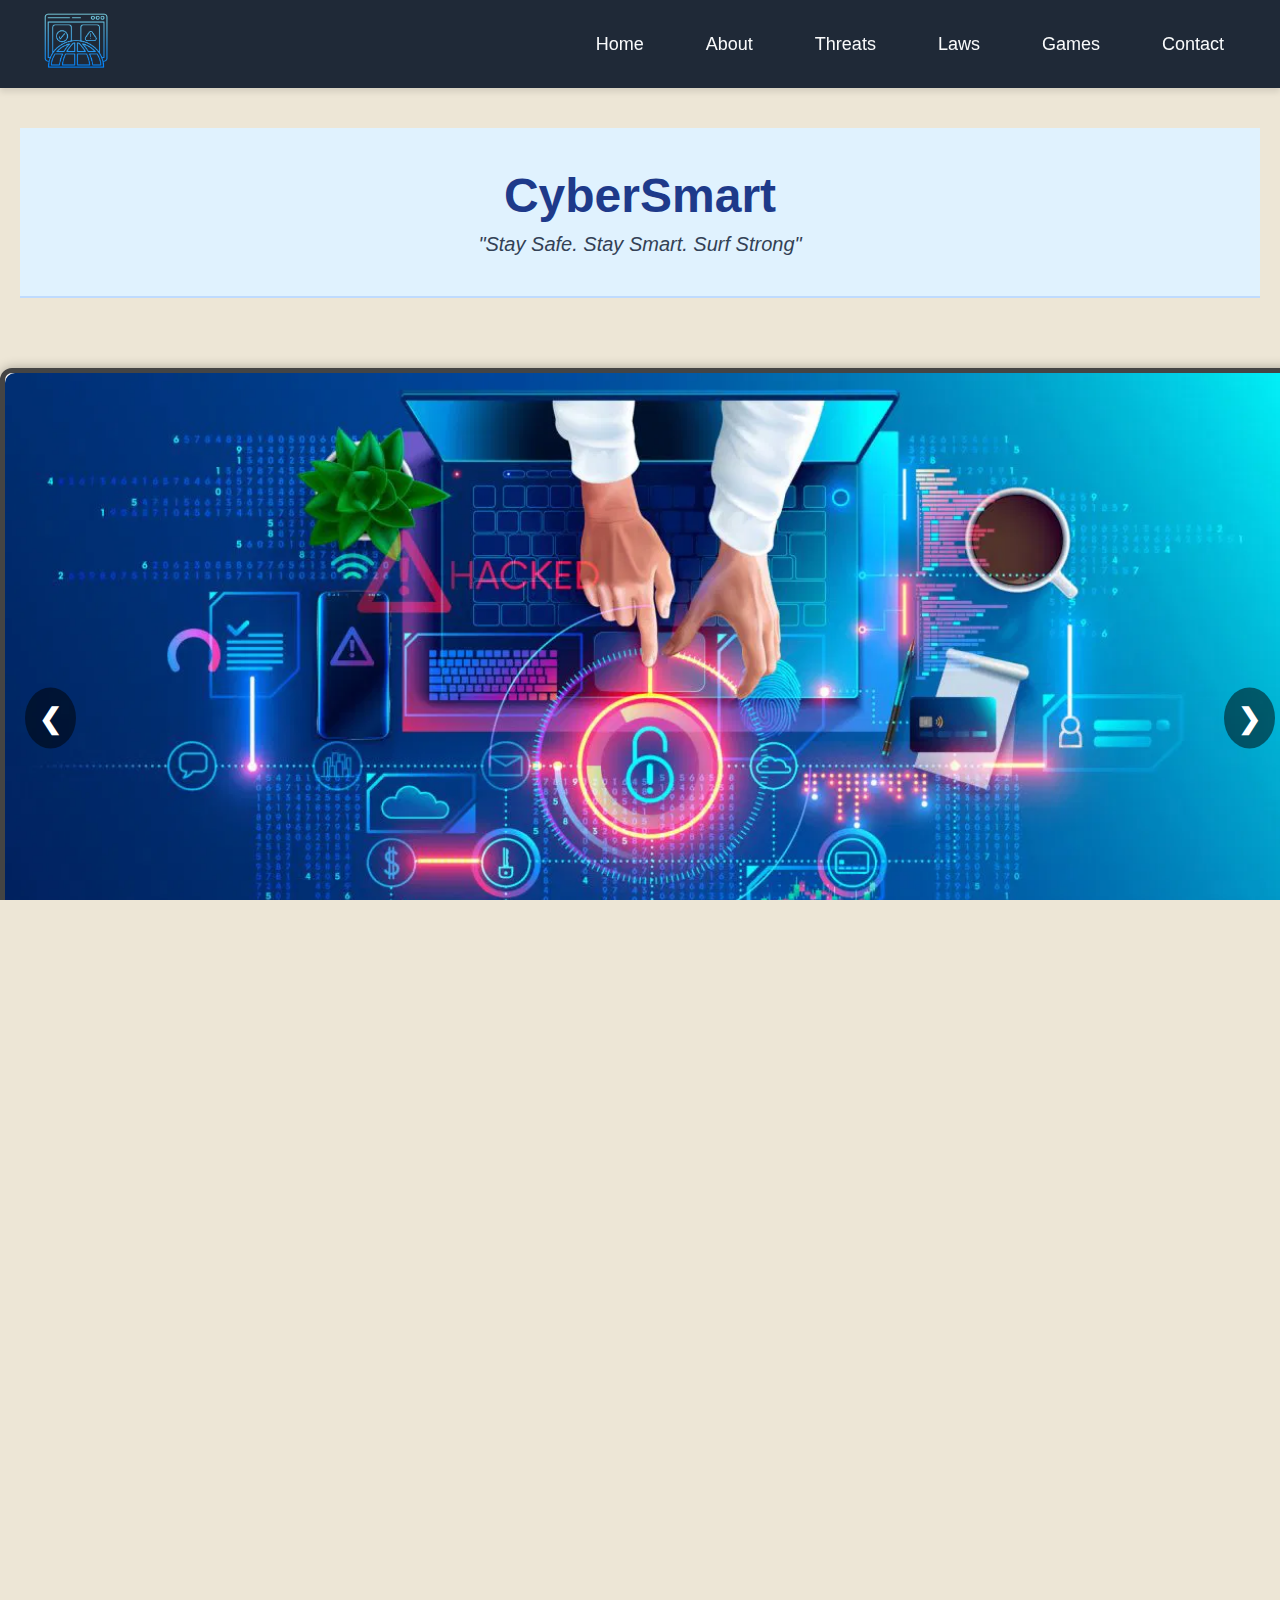
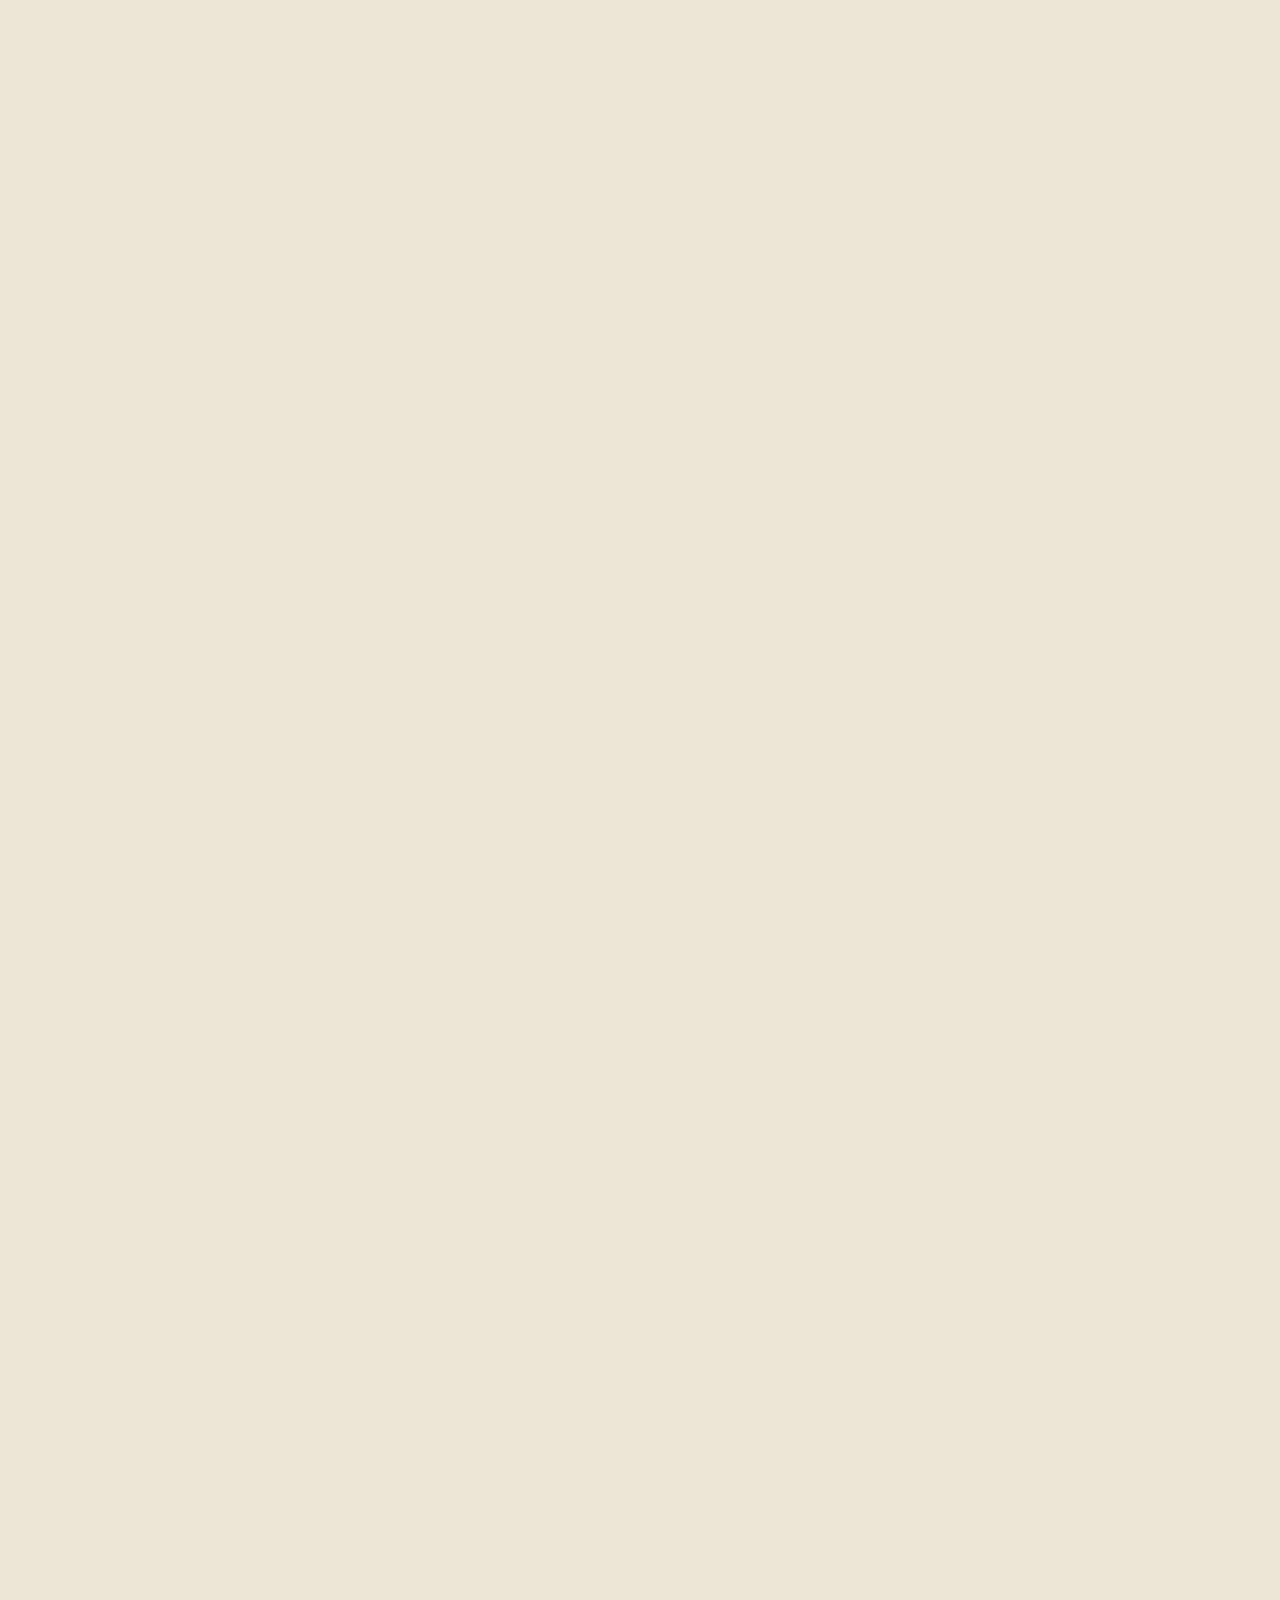
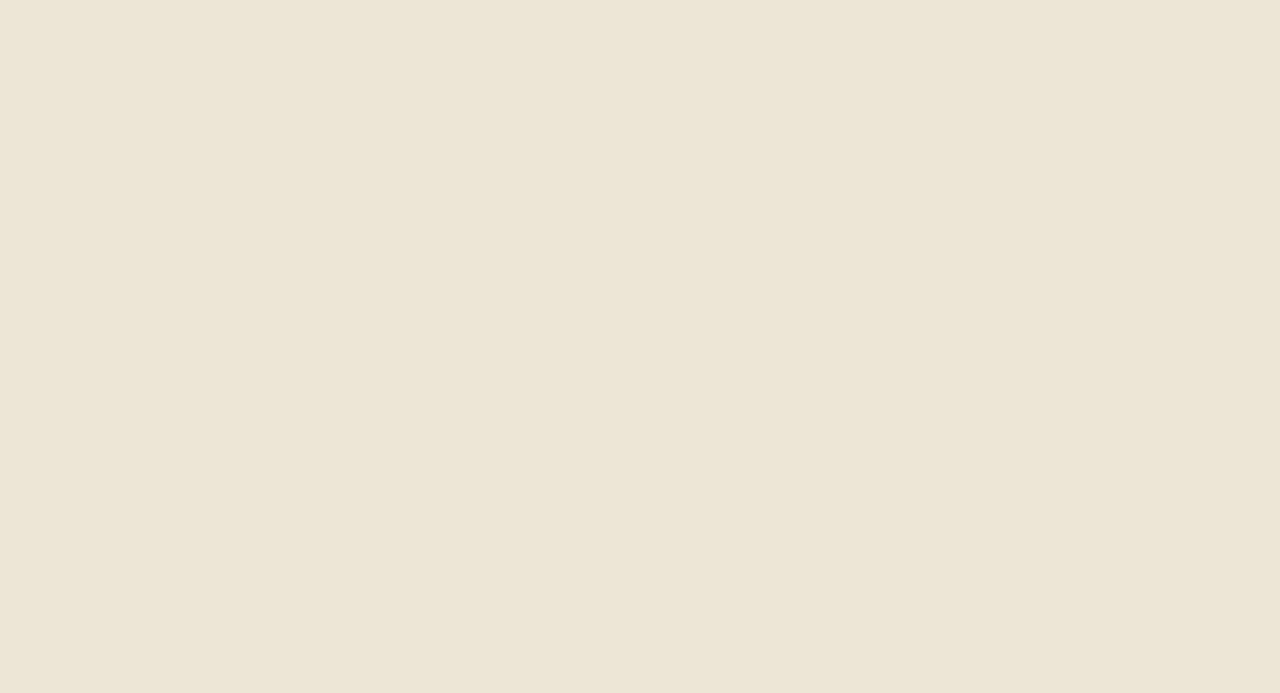
<file: lenovo_webpage/index.html>
<!DOCTYPE html>
<html lang="en">
<head>
  <meta charset="UTF-8" />
  <meta name="viewport" content="width=device-width, initial-scale=1.0"/>
  <title>CyberSmart</title>
  <link rel="icon" href="logol.png" type="image/x-icon">
  <link rel="stylesheet" href="lenovo.css" />
</head>
<body>
  <!-- Navigation Bar -->
<header class="navbar">
  <div class="navbar-container">
    <div class="logo">
      <img src="logol.png" alt="Logo" />
    </div>
    <ul class="nav-links">
      <li><a href="#home">Home</a></li>
      <li><a href="#about">About</a></li>

      <li class="dropdown">
        <a href="#threats" class="dropbtn">Threats</a>
        <ul class="dropdown-content">
          <li><a href="threat1.html">Cyberbullying</a></li>
          <li><a href="threat2.html">Malware</a></li>
          <li><a href="threat3.html">Phishing & Scams</a></li>
          <li><a href="threat4.html">Deepfake Scams</a></li>
        </ul>
      </li>
      <li><a href="#Laws">Laws</a></li>
      <li><a href="#games">Games</a></li>
      <li><a href="#contact">Contact</a></li>
    </ul>
  </div>
</header>


<section id="home">
  <section class="hero-section">
    <div class="title">
      <h2>CyberSmart</h2>
      <p>"Stay Safe. Stay Smart. Surf Strong"</p>
    </div>
  </section>    


  <div class="slide-container">
    <div class="slides">
      <img src="experts.png" class="active" alt="Slide 1">
      <img src="hard.jpg" alt="Slide 2">
      <img src="cy.png" alt="Slide 3">
      <img src="Computer-Virus_png.png" alt="Slide 4">
    </div>

    <div class="buttons">
      <span class="prev">&#10094;</span>
      <span class="next">&#10095;</span>
    </div>

    <!-- Move dots inside the slider -->
    <div class="dotsContainer">
      <div class="dot active" data-index="0" onclick="switchImage(this)"></div>
      <div class="dot" data-index="1" onclick="switchImage(this)"></div>
      <div class="dot" data-index="2" onclick="switchImage(this)"></div>
      <div class="dot" data-index="3" onclick="switchImage(this)"></div>
    </div>
  </div>
  </section>


<section id="about">
  <div class="about-container">
    <h2>About CyberSmart</h2>
    <p>
      CyberSmart is a student-led initiative from St. Xavier's College focused on spreading cybersecurity awareness among children. The aim is to educate young minds about the potential threats they may face online and how to deal with them safely and smartly.
    </p>
    <div class="about-grid">
      <div class="about-card">
        <h3>What We Do</h3>
        <p>We introduce children to common online threats like malware, phishing, cyberbullying, and more. Through interactive learning, we teach safe practices to avoid these dangers and create awareness within their homes and communities.</p>
      </div>
      <div class="about-card">
        <h3>Our Mission</h3>
        <p> To empower the next generation with essential digital safety knowledge. We aim to make cybersecurity fun, engaging, and easy to understand—laying a foundation for secure online behavior from a young age.</p>
      </div>
      <div class="about-card">
        <h3>Why CyberSmart?</h3>
        <p> With children spending more time online than ever, they are also more vulnerable to digital threats. CyberSmart bridges the gap between fun and learning—making kids more confident, aware, and responsible digital citizens.</p>
      </div>
    </div>
  </div>
</section>

  <!-- Card Section -->
<section id="threats">
  <h2>Threats</h2>
  <div class="card-container">
    <a href="threat1.html" class="card">
      <img src="cyber.png" alt="Cyberbullying" />
      <h3>Cyberbullying</h3>
      <p>Online harassment through messages, comments or posts.</p>
    </a>

    <a href="threat2.html" class="card">
      <img src="mal.png" alt="Malicious Malware" />
      <h3>Malware</h3>
      <p>Malicious software designed to harm or exploit computers, networks, or users.</p>
    </a>

    <a href="threat3.html" class="card">
      <img src="fishh.png" alt="Phishing" />
      <h3>Phishing & Scams</h3>
      <p>Fake links or messages that steal personal information.</p>
    </a>

    <a href="threat4.html" class="card">
      <img src="deep.png" alt="Deepfake Scams" />
      <h3>Deepfake Scams</h3>
      <p>Fake AI-generated videos or voices used to impersonate people (like CEOs or teachers) to steal money or data.</p>
    </a>
    </div>
  </div>
</section>




<section id="Laws">
<div class="laws-section">
  <h2>Cyber Safety Laws in India</h2>
  <div class="card-container">

    <div class="card">
      <img src="act1.jpg" alt="IT Act 2000" />
      <h3>Information Technology Act, 2000</h3>
      <p>This is the primary law to combat cybercrimes. It punishes hacking, identity theft, and sending offensive content online.</p>
    </div>

    <div class="card">
      <img src="act2.png" alt="POCSO Act" />
      <h3>POCSO Act, 2012</h3>
      <p>This act protects children from sexual abuse, including online exploitation through messages, images or video sharing.</p>
    </div>

    <div class="card">
      <img src="act3.jpg" alt="IPC" />
      <h3>Indian Penal Code (IPC)</h3>
      <p>Sections like 354D (stalking) and 509 (insulting modesty) deal with online threats, stalking, and harassment of children.</p>
    </div>

    <div class="card">
      <img src="act4.jpg" alt="Data Protection Bill" />
      <h3>Digital Personal Data Protection Act, 2023</h3>
      <p>This law ensures that children's personal data is collected and used responsibly, with proper parental consent.</p>
    </div>

  </div>
</div>
</section>


<section class="game-section" id="games">
  <div class="game-content">
    <div class="game-text">
      <h2>CyberSmart Kids Quiz</h2>
      <p>
        A fun and interactive way to learn about cybersecurity threats and how to stay safe online.
        Solve challenges, avoid cyber traps, and become a Cyber Hero!
      </p>
    </div>
    <div class="game-image">
      <img src="videoframe_412.png" alt="Cyber Game Preview" />
    </div>
  </div>
  <div class="play-now-button">
    <a href="quiz.html" class="btn">Play Now</a>
  </div>
</section>



<section id="contact">
<footer class="team-footer">
  <div class="team-container">
    <div class="team-member">
      <h2>Team Member One</h2>
      <h3>Figo Marcus Fernandes</h3>
      <p>Class: Computer Science, 3rd Year</p>
      <p>College: St. Xavier's College</p>
      <p>Email: figomarcus77@gmail.com</p>
    </div>
    <div class="team-member">
      <h2>Team Member Two</h2>
      <h3>Amanjee Mishra</h3>
      <p>Class: Computer Science, 3rd Year</p>
      <p>College: St. Xavier's College</p>
      <p>Email: amanjeemishra349@gmail.com</p>
    </div>
    <div class="team-member">
      <h2>Team Member Three</h2>
      <h3>Vedant Chandekar</h3>
      <p>Class: Computer Science, 3rd Year</p>
      <p>College: St. Xavier's College</p>
      <p>Email: chandekarvedant210@gmail.com</p>
    </div>
  </div>
  <div class="footer-bottom">
    <p>&copy; 2025 Your Website. All rights reserved.</p>
  </div>
</footer>
</section>

  <script src="lenovo.js"></script>
</body>
</html>
</file>
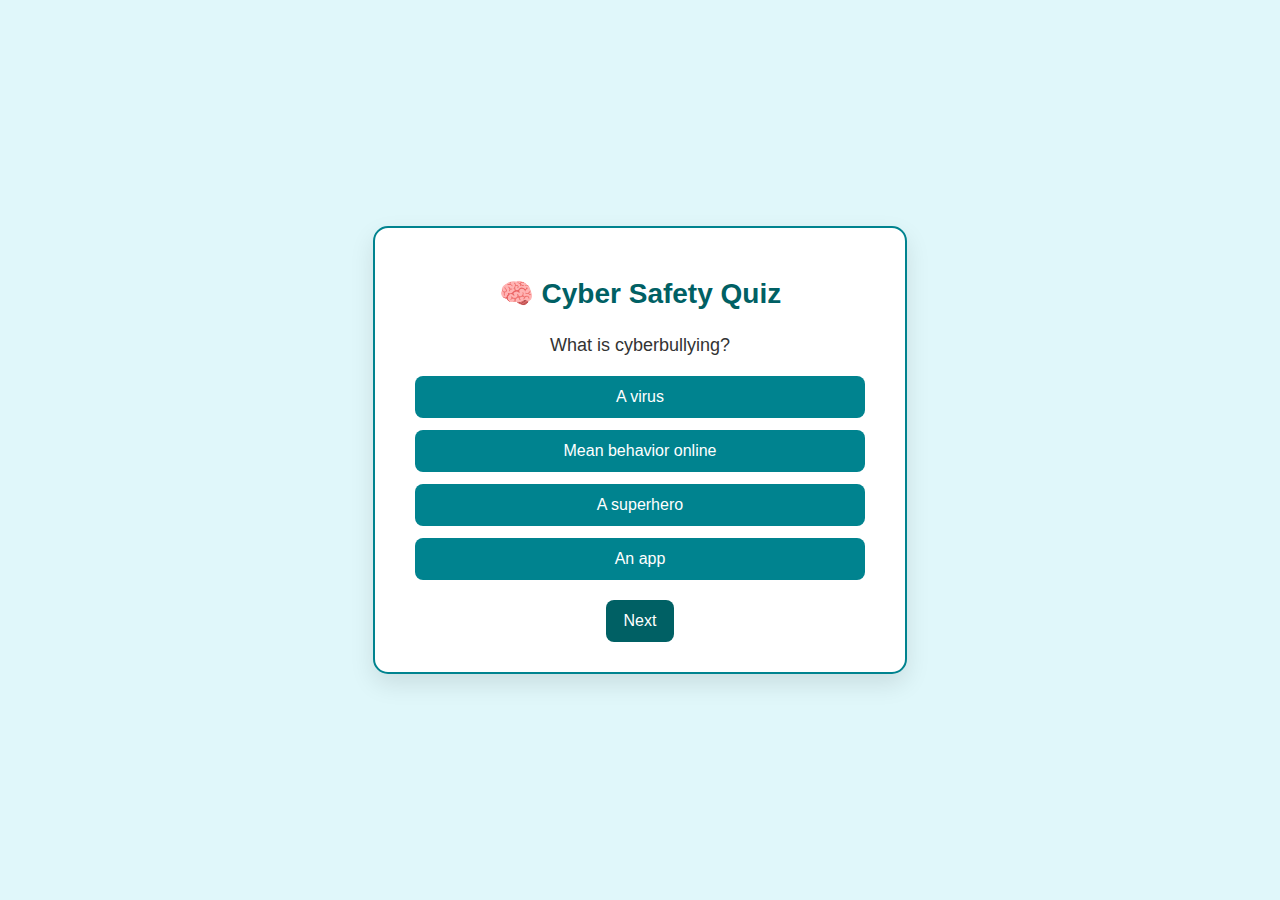
<file: lenovo_web-main/quiz.html>
<!DOCTYPE html>
<html lang="en">
<head>
  <meta charset="UTF-8" />
  <meta name="viewport" content="width=device-width, initial-scale=1.0"/>
  <title>Cyber Safety Quiz</title>
  <link rel="stylesheet" href="quiz.css" />
</head>
<body>
  <div class="quiz-container">
    <h1>🧠 Cyber Safety Quiz</h1>
    <div id="quiz-box">
      <p id="question">Loading question...</p>
      <div id="options"></div>
      <button id="next-btn">Next</button>
    </div>
    <div id="result-box" style="display: none;">
      <h2>Your Score: <span id="score"></span>/5</h2>
      <button onclick="location.reload()">Try Again</button>
    </div>
  </div>

  <script src="quiz.js"></script>
</body>
</html>
</file>
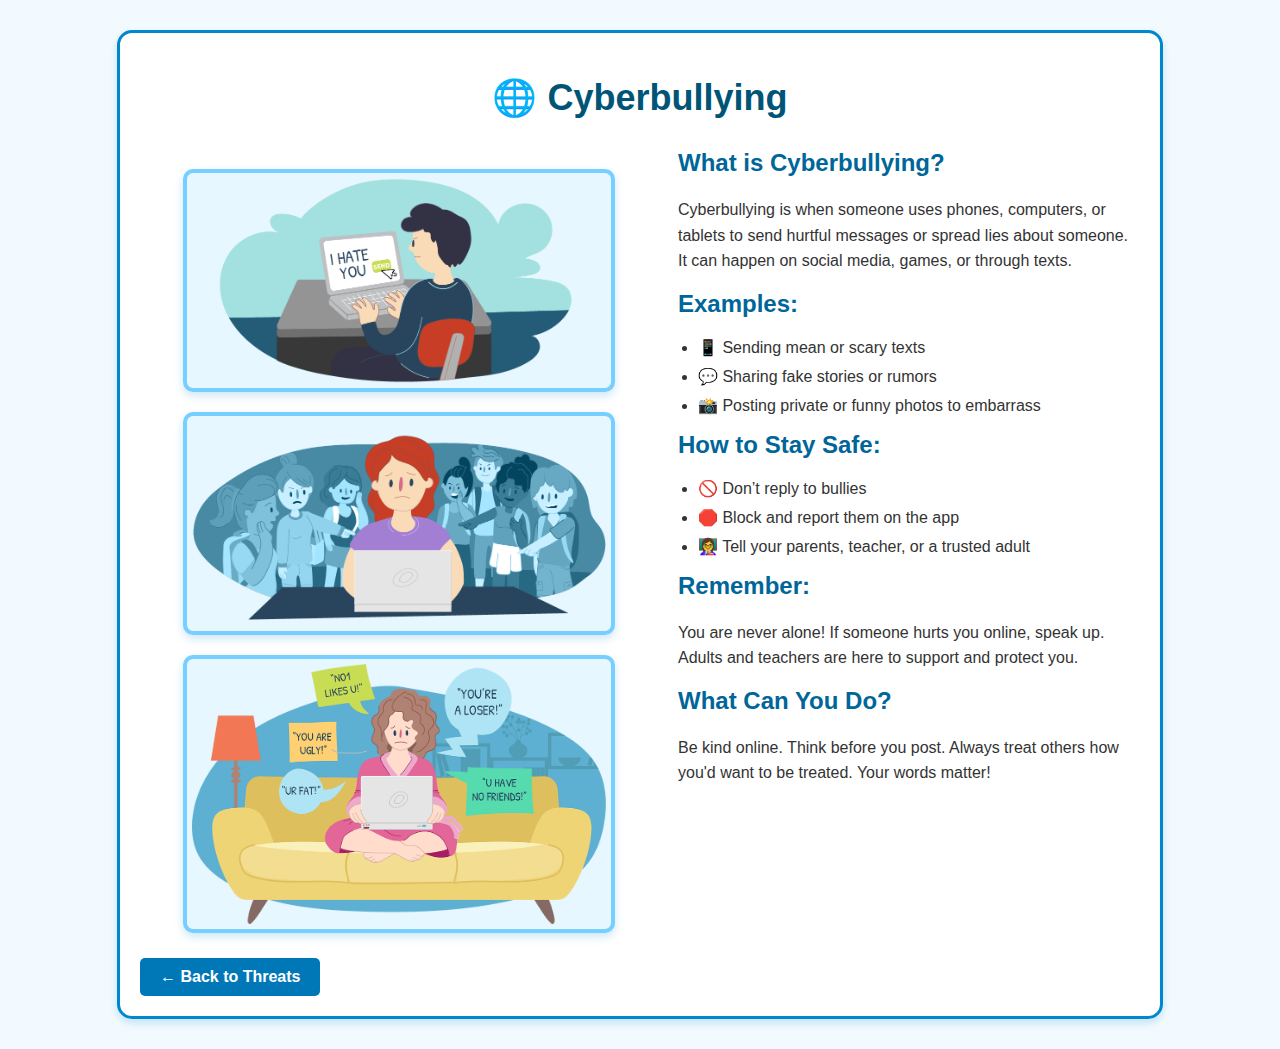
<file: lenovo_web-main/threat1.html>
<!DOCTYPE html>
<html lang="en">
<head>
  <meta charset="UTF-8" />
  <meta name="viewport" content="width=device-width, initial-scale=1.0"/>
  <title>Cyberbullying - Threat Info</title>
  <link rel="stylesheet" href="threat1.css" />
</head>
<body>
  <div class="container">
    <h1>🌐 Cyberbullying</h1>
    <div class="content">
      <div class="image-section">
        <img src="cyber1.png" alt="Cyberbullying Illustration" />
        <img src="cyber2.png" alt="Cyberbullying Illustration" />
        <img src="cyber4.png" alt="Cyberbullying Illustration" />
      </div>
      <div class="text-section">
        <h2>What is Cyberbullying?</h2>
        <p>
          Cyberbullying is when someone uses phones, computers, or tablets to send hurtful messages or spread lies about someone. It can happen on social media, games, or through texts.
        </p>

        <h2>Examples:</h2>
        <ul>
          <li>📱 Sending mean or scary texts</li>
          <li>💬 Sharing fake stories or rumors</li>
          <li>📸 Posting private or funny photos to embarrass</li>
        </ul>

        <h2>How to Stay Safe:</h2>
        <ul>
          <li>🚫 Don’t reply to bullies</li>
          <li>🛑 Block and report them on the app</li>
          <li>👩‍🏫 Tell your parents, teacher, or a trusted adult</li>
        </ul>

        <h2>Remember:</h2>
        <p>
          You are never alone! If someone hurts you online, speak up. Adults and teachers are here to support and protect you.
        </p>

        <h2>What Can You Do?</h2>
        <p>
          Be kind online. Think before you post. Always treat others how you'd want to be treated. Your words matter!
        </p>
      </div>
    </div>
    <a class="back-button" href="lenovo8_assignment.html">← Back to Threats</a>
  </div>
</body>
</html>
</file>
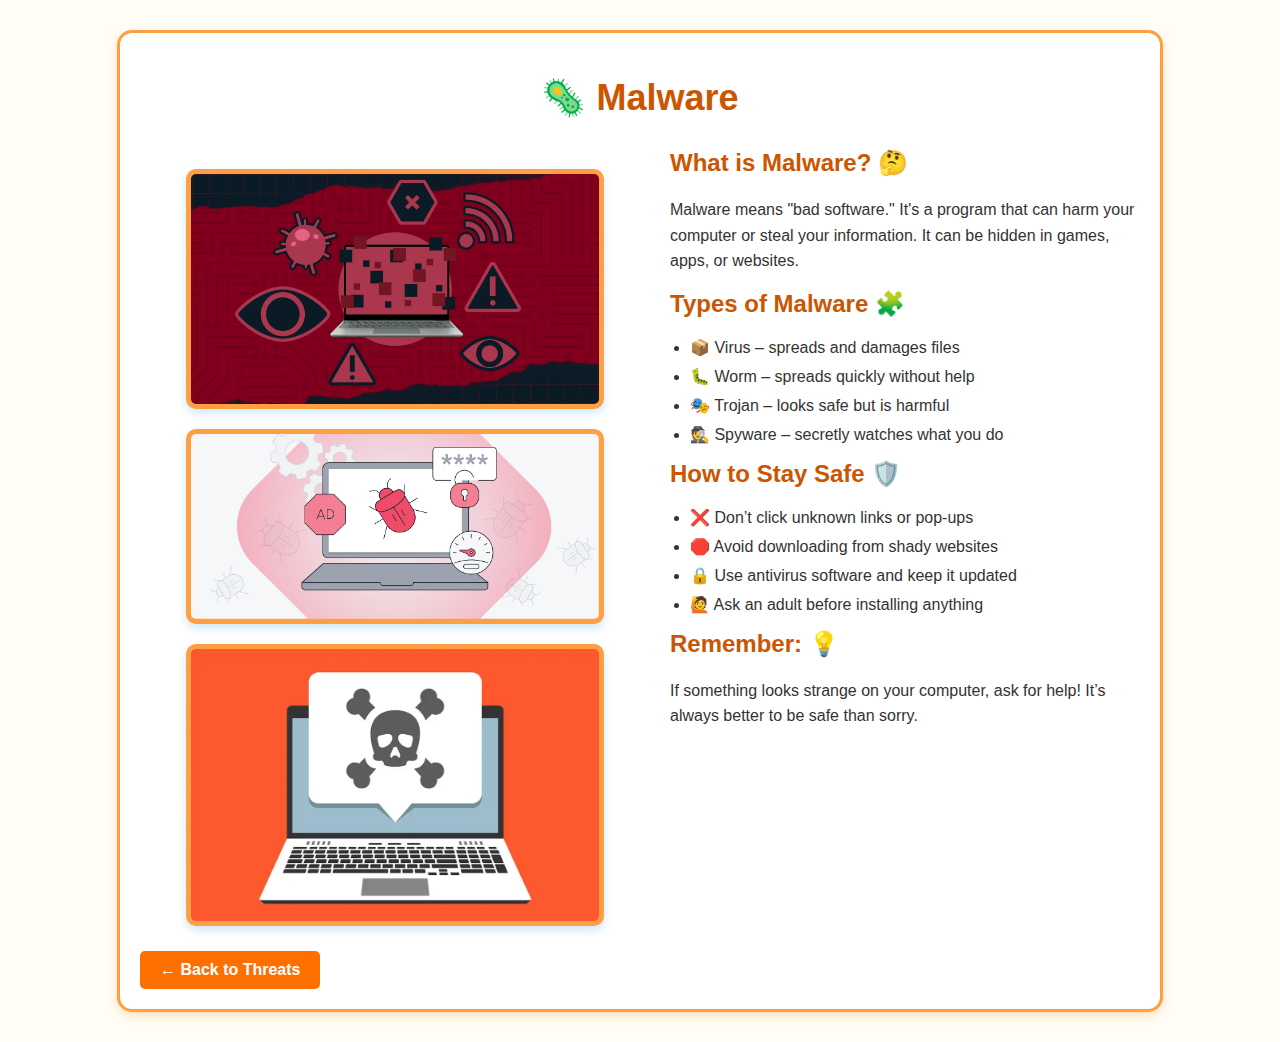
<file: lenovo_web-main/threat2.html>
<!DOCTYPE html>
<html lang="en">
<head>
  <meta charset="UTF-8" />
  <meta name="viewport" content="width=device-width, initial-scale=1.0"/>
  <title>Malware - Threat Info</title>
  <link rel="stylesheet" href="malware.css" />
</head>
<body>
  <div class="container">
    <h1>🦠 Malware</h1>
    <div class="content">
      <div class="image-section">
        <img src="malware1.png" alt="Malware Warning" />
        <img src="malware2.png" alt="Computer Virus" />
        <img src="malware3.png" alt="Cyber Attack" />
      </div>
      <div class="text-section">
        <h2>What is Malware? 🤔</h2>
        <p>
          Malware means "bad software." It's a program that can harm your computer or steal your information. It can be hidden in games, apps, or websites.
        </p>

        <h2>Types of Malware 🧩</h2>
        <ul>
          <li>📦 Virus – spreads and damages files</li>
          <li>🐛 Worm – spreads quickly without help</li>
          <li>🎭 Trojan – looks safe but is harmful</li>
          <li>🕵️ Spyware – secretly watches what you do</li>
        </ul>

        <h2>How to Stay Safe 🛡️</h2>
        <ul>
          <li>❌ Don’t click unknown links or pop-ups</li>
          <li>🛑 Avoid downloading from shady websites</li>
          <li>🔒 Use antivirus software and keep it updated</li>
          <li>🙋 Ask an adult before installing anything</li>
        </ul>

        <h2>Remember: 💡</h2>
        <p>
          If something looks strange on your computer, ask for help! It’s always better to be safe than sorry.
        </p>
      </div>
    </div>
    <a class="back-button" href="lenovo8_assignment.html">← Back to Threats</a>
  </div>
</body>
</html>
</file>
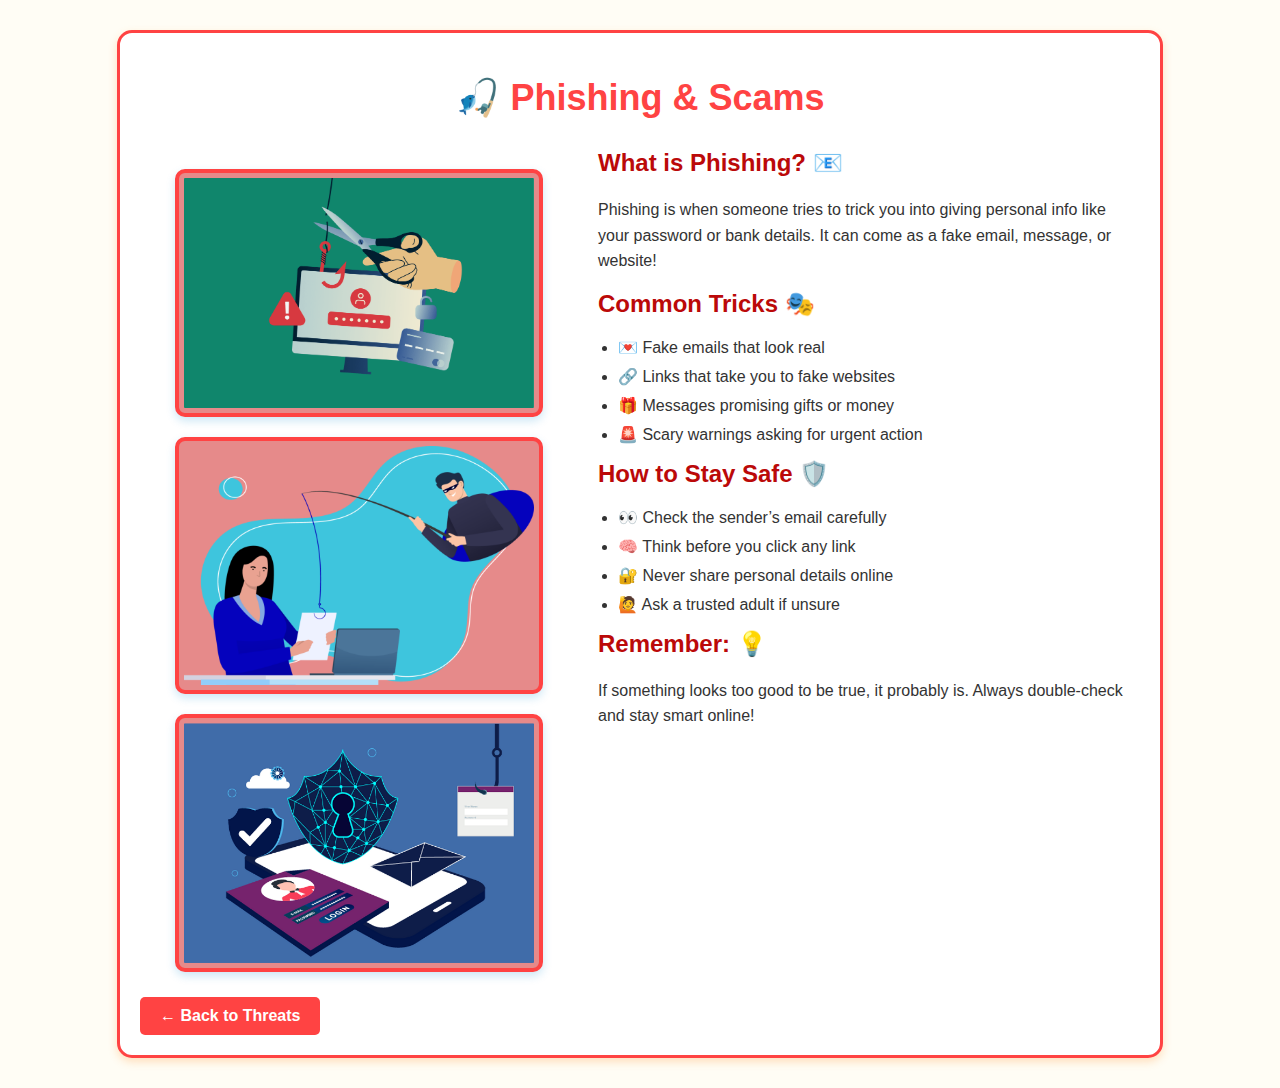
<file: lenovo_web-main/threat3.html>
<!DOCTYPE html>
<html lang="en">
<head>
  <meta charset="UTF-8" />
  <meta name="viewport" content="width=device-width, initial-scale=1.0"/>
  <title>Phishing & Scams - Threat Info</title>
  <link rel="stylesheet" href="phishing.css" />
</head>
<body>
  <div class="container">
    <h1>🎣 Phishing & Scams</h1>
    <div class="content">
      <div class="image-section">
        <img src="phishing1.png" alt="Phishing Email" />
        <img src="phishing4.png" alt="Scam Warning" />
        <img src="phishing5.png" alt="Fake Website" />
      </div>
      <div class="text-section">
        <h2>What is Phishing? 📧</h2>
        <p>
          Phishing is when someone tries to trick you into giving personal info like your password or bank details. It can come as a fake email, message, or website!
        </p>

        <h2>Common Tricks 🎭</h2>
        <ul>
          <li>💌 Fake emails that look real</li>
          <li>🔗 Links that take you to fake websites</li>
          <li>🎁 Messages promising gifts or money</li>
          <li>🚨 Scary warnings asking for urgent action</li>
        </ul>

        <h2>How to Stay Safe 🛡️</h2>
        <ul>
          <li>👀 Check the sender’s email carefully</li>
          <li>🧠 Think before you click any link</li>
          <li>🔐 Never share personal details online</li>
          <li>🙋 Ask a trusted adult if unsure</li>
        </ul>

        <h2>Remember: 💡</h2>
        <p>
          If something looks too good to be true, it probably is. Always double-check and stay smart online!
        </p>
      </div>
    </div>
    <a class="back-button" href="lenovo8_assignment.html">← Back to Threats</a>
  </div>
</body>
</html>
</file>
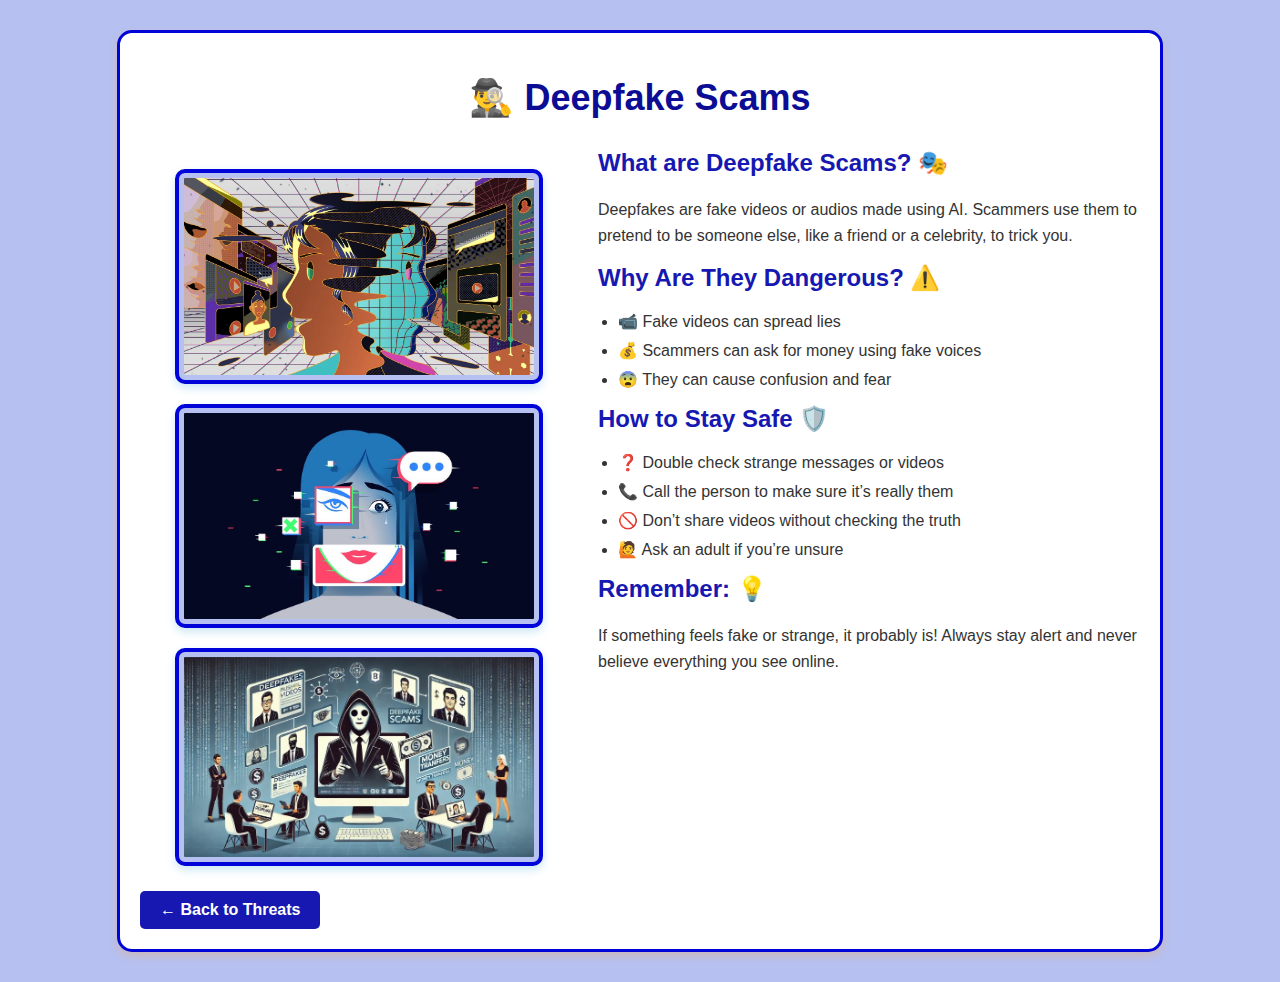
<file: lenovo_web-main/threat4.html>
<!DOCTYPE html>
<html lang="en">
<head>
  <meta charset="UTF-8" />
  <meta name="viewport" content="width=device-width, initial-scale=1.0"/>
  <title>Deepfake Scams - Threat Info</title>
  <link rel="stylesheet" href="deepfake.css" />
</head>
<body>
  <div class="container">
    <h1>🕵️‍♂️ Deepfake Scams</h1>
    <div class="content">
      <div class="image-section">
        <img src="deepfake.png" alt="Fake Video" />
        <img src="deepfake1.jpg" alt="Manipulated Face" />
        <img src="deefake2.png" alt="Scam Alert" />
      </div>
      <div class="text-section">
        <h2>What are Deepfake Scams? 🎭</h2>
        <p>
          Deepfakes are fake videos or audios made using AI. Scammers use them to pretend to be someone else, like a friend or a celebrity, to trick you.
        </p>

        <h2>Why Are They Dangerous? ⚠️</h2>
        <ul>
          <li>📹 Fake videos can spread lies</li>
          <li>💰 Scammers can ask for money using fake voices</li>
          <li>😨 They can cause confusion and fear</li>
        </ul>

        <h2>How to Stay Safe 🛡️</h2>
        <ul>
          <li>❓ Double check strange messages or videos</li>
          <li>📞 Call the person to make sure it’s really them</li>
          <li>🚫 Don’t share videos without checking the truth</li>
          <li>🙋 Ask an adult if you’re unsure</li>
        </ul>

        <h2>Remember: 💡</h2>
        <p>
          If something feels fake or strange, it probably is! Always stay alert and never believe everything you see online.
        </p>
      </div>
    </div>
    <a class="back-button" href="lenovo8_assignment.html">← Back to Threats</a>
  </div>
</body>
</html>
</file>
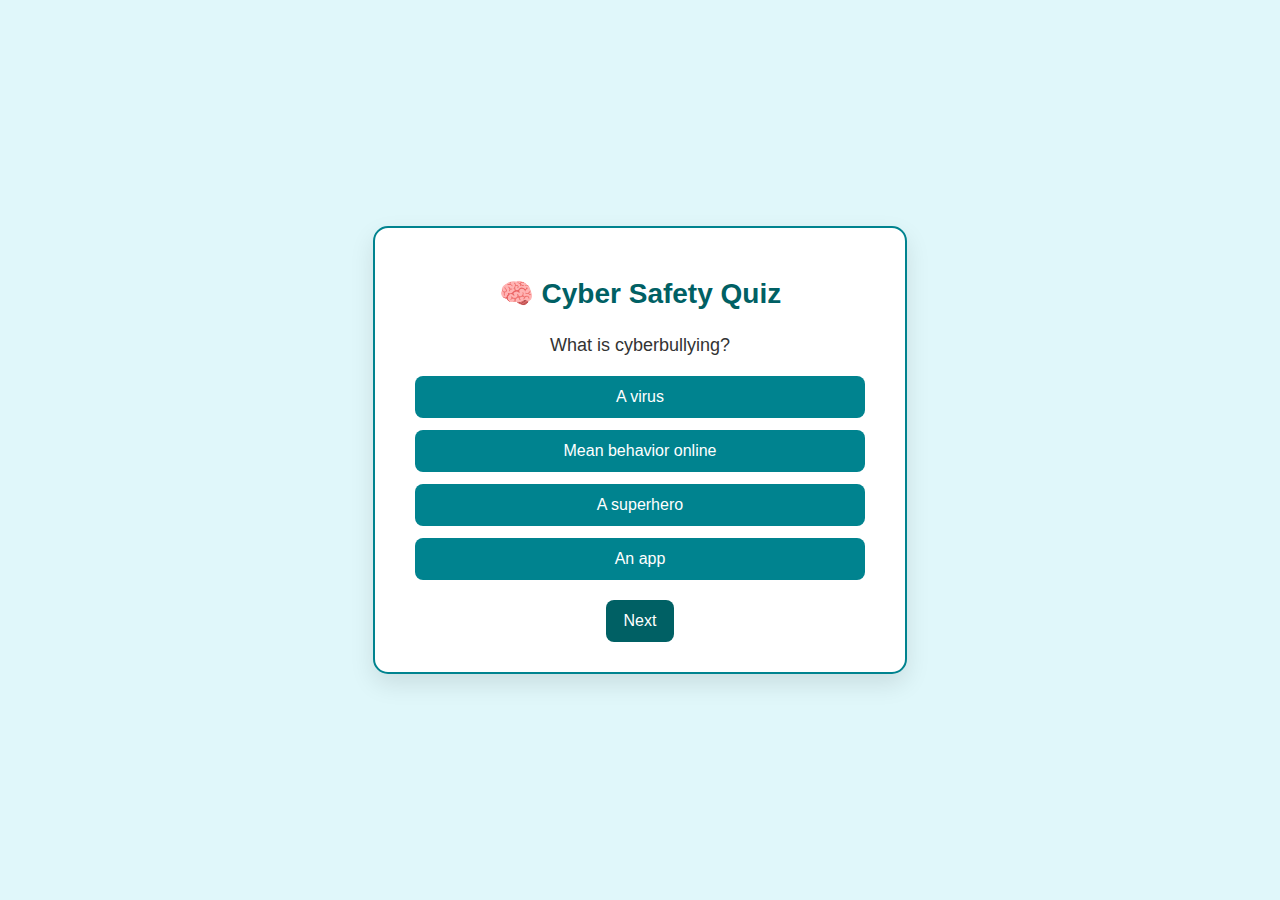
<file: lenovo_webpage/quiz.html>
<!DOCTYPE html>
<html lang="en">
<head>
  <meta charset="UTF-8" />
  <meta name="viewport" content="width=device-width, initial-scale=1.0"/>
  <title>Cyber Safety Quiz</title>
  <link rel="icon" href="logol.png" type="image/x-icon">
  <link rel="stylesheet" href="quiz.css" />
</head>
<body>
  <div class="quiz-container">
    <h1>🧠 Cyber Safety Quiz</h1>
    <div id="quiz-box">
      <p id="question">Loading question...</p>
      <div id="options"></div>
      <button id="next-btn">Next</button>
    </div>
    <div id="result-box" style="display: none;">
      <h2>Your Score: <span id="score"></span>/5</h2>
      <button onclick="location.reload()">Try Again</button>
      <a class="back-button" href="index.html">← Back to Threats</a>
    </div>
  </div>

  <script src="quiz.js"></script>
</body>
</html>
</file>
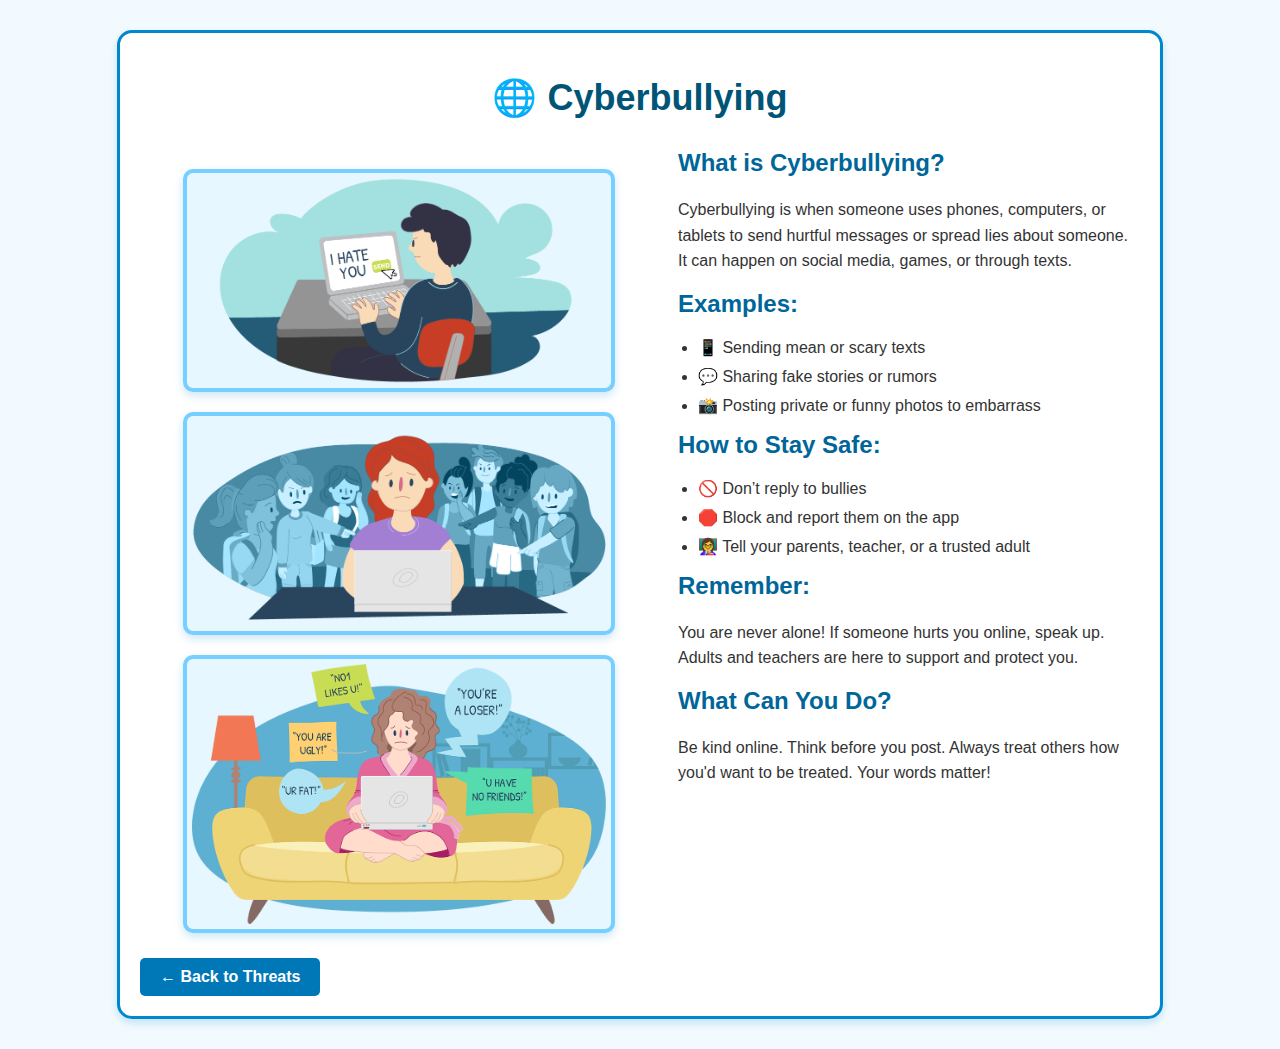
<file: lenovo_webpage/threat1.html>
<!DOCTYPE html>
<html lang="en">
<head>
  <meta charset="UTF-8" />
  <meta name="viewport" content="width=device-width, initial-scale=1.0"/>
  <title>Cyberbullying - Threat Info</title>
  <link rel="icon" href="logol.png" type="image/x-icon">
  <link rel="stylesheet" href="threat1.css" />
</head>
<body>
  <div class="container">
    <h1>🌐 Cyberbullying</h1>
    <div class="content">
      <div class="image-section">
        <img src="cyber1.png" alt="Cyberbullying Illustration" />
        <img src="cyber2.png" alt="Cyberbullying Illustration" />
        <img src="cyber4.png" alt="Cyberbullying Illustration" />
      </div>
      <div class="text-section">
        <h2>What is Cyberbullying?</h2>
        <p>
          Cyberbullying is when someone uses phones, computers, or tablets to send hurtful messages or spread lies about someone. It can happen on social media, games, or through texts.
        </p>

        <h2>Examples:</h2>
        <ul>
          <li>📱 Sending mean or scary texts</li>
          <li>💬 Sharing fake stories or rumors</li>
          <li>📸 Posting private or funny photos to embarrass</li>
        </ul>

        <h2>How to Stay Safe:</h2>
        <ul>
          <li>🚫 Don’t reply to bullies</li>
          <li>🛑 Block and report them on the app</li>
          <li>👩‍🏫 Tell your parents, teacher, or a trusted adult</li>
        </ul>

        <h2>Remember:</h2>
        <p>
          You are never alone! If someone hurts you online, speak up. Adults and teachers are here to support and protect you.
        </p>

        <h2>What Can You Do?</h2>
        <p>
          Be kind online. Think before you post. Always treat others how you'd want to be treated. Your words matter!
        </p>
      </div>
    </div>
    <a class="back-button" href="index.html">← Back to Threats</a>
  </div>
</body>
</html>
</file>
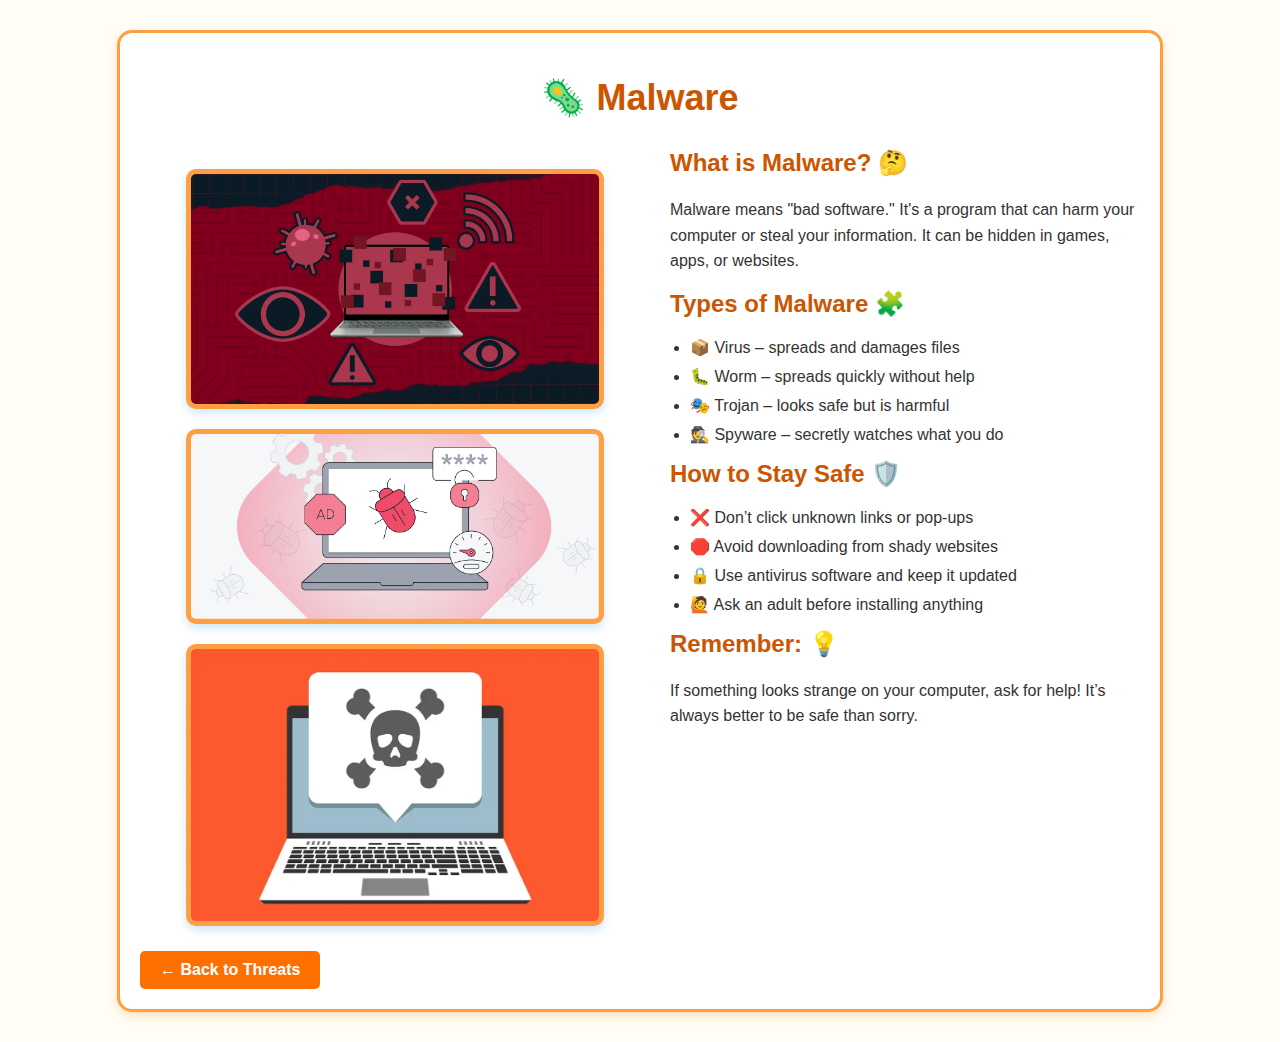
<file: lenovo_webpage/threat2.html>
<!DOCTYPE html>
<html lang="en">
<head>
  <meta charset="UTF-8" />
  <meta name="viewport" content="width=device-width, initial-scale=1.0"/>
  <title>Malware - Threat Info</title>
  <link rel="icon" href="logol.png" type="image/x-icon">
  <link rel="stylesheet" href="malware.css" />
</head>
<body>
  <div class="container">
    <h1>🦠 Malware</h1>
    <div class="content">
      <div class="image-section">
        <img src="malware1.png" alt="Malware Warning" />
        <img src="malware2.png" alt="Computer Virus" />
        <img src="malware3.png" alt="Cyber Attack" />
      </div>
      <div class="text-section">
        <h2>What is Malware? 🤔</h2>
        <p>
          Malware means "bad software." It's a program that can harm your computer or steal your information. It can be hidden in games, apps, or websites.
        </p>

        <h2>Types of Malware 🧩</h2>
        <ul>
          <li>📦 Virus – spreads and damages files</li>
          <li>🐛 Worm – spreads quickly without help</li>
          <li>🎭 Trojan – looks safe but is harmful</li>
          <li>🕵️ Spyware – secretly watches what you do</li>
        </ul>

        <h2>How to Stay Safe 🛡️</h2>
        <ul>
          <li>❌ Don’t click unknown links or pop-ups</li>
          <li>🛑 Avoid downloading from shady websites</li>
          <li>🔒 Use antivirus software and keep it updated</li>
          <li>🙋 Ask an adult before installing anything</li>
        </ul>

        <h2>Remember: 💡</h2>
        <p>
          If something looks strange on your computer, ask for help! It’s always better to be safe than sorry.
        </p>
      </div>
    </div>
    <a class="back-button" href="index.html">← Back to Threats</a>
  </div>
</body>
</html>
</file>
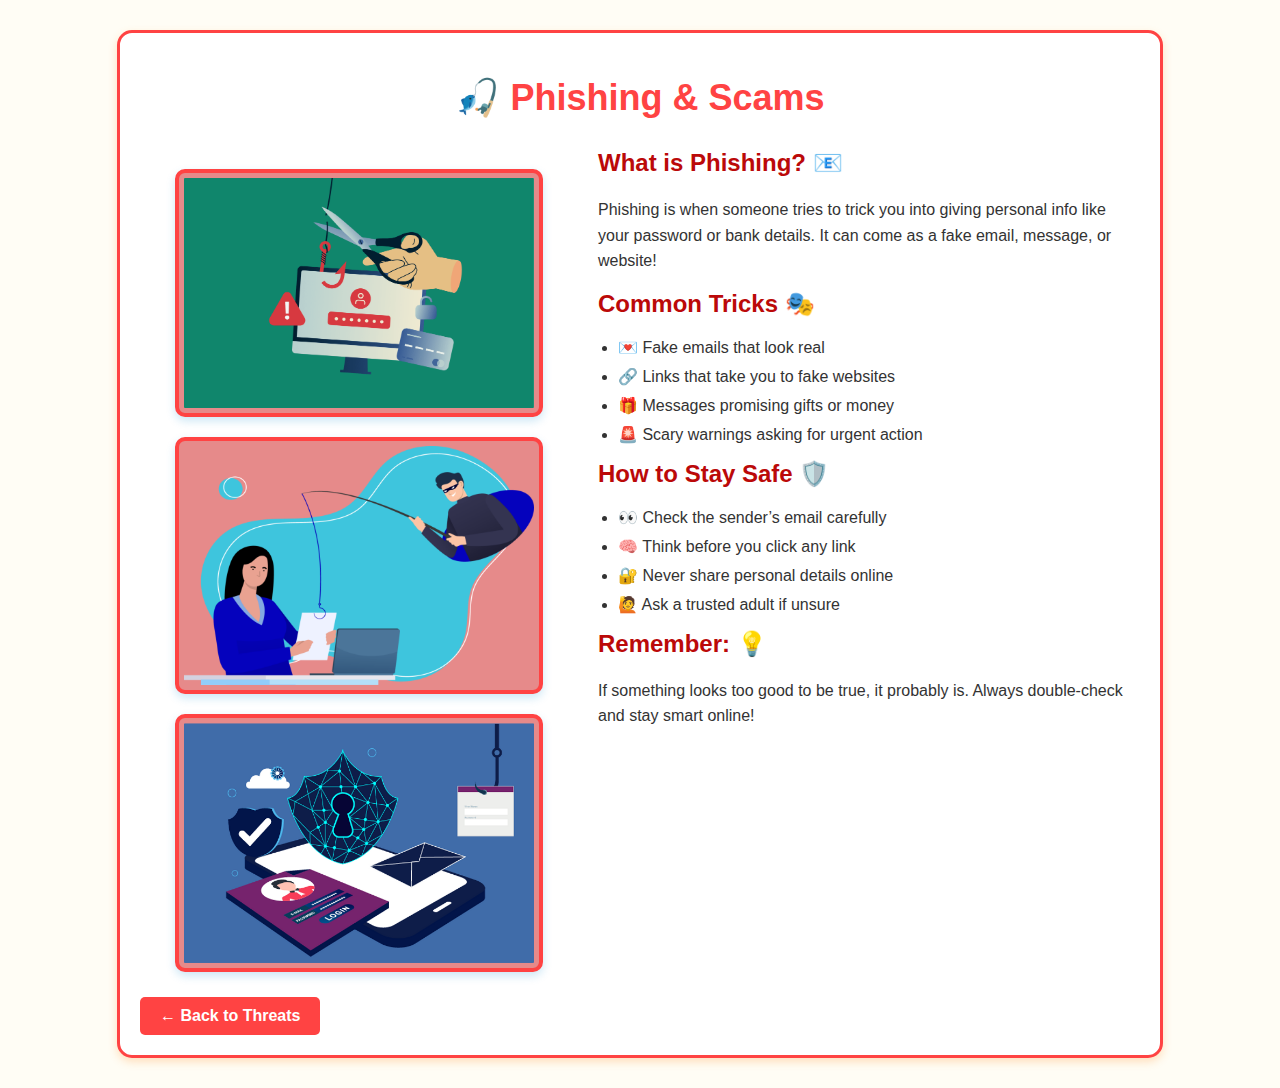
<file: lenovo_webpage/threat3.html>
<!DOCTYPE html>
<html lang="en">
<head>
  <meta charset="UTF-8" />
  <meta name="viewport" content="width=device-width, initial-scale=1.0"/>
  <title>Phishing & Scams - Threat Info</title>
  <link rel="icon" href="logol.png" type="image/x-icon">
  <link rel="stylesheet" href="phishing.css" />
</head>
<body>
  <div class="container">
    <h1>🎣 Phishing & Scams</h1>
    <div class="content">
      <div class="image-section">
        <img src="phishing1.png" alt="Phishing Email" />
        <img src="phishing4.png" alt="Scam Warning" />
        <img src="phishing5.png" alt="Fake Website" />
      </div>
      <div class="text-section">
        <h2>What is Phishing? 📧</h2>
        <p>
          Phishing is when someone tries to trick you into giving personal info like your password or bank details. It can come as a fake email, message, or website!
        </p>

        <h2>Common Tricks 🎭</h2>
        <ul>
          <li>💌 Fake emails that look real</li>
          <li>🔗 Links that take you to fake websites</li>
          <li>🎁 Messages promising gifts or money</li>
          <li>🚨 Scary warnings asking for urgent action</li>
        </ul>

        <h2>How to Stay Safe 🛡️</h2>
        <ul>
          <li>👀 Check the sender’s email carefully</li>
          <li>🧠 Think before you click any link</li>
          <li>🔐 Never share personal details online</li>
          <li>🙋 Ask a trusted adult if unsure</li>
        </ul>

        <h2>Remember: 💡</h2>
        <p>
          If something looks too good to be true, it probably is. Always double-check and stay smart online!
        </p>
      </div>
    </div>
    <a class="back-button" href="index.html">← Back to Threats</a>
  </div>
</body>
</html>
</file>
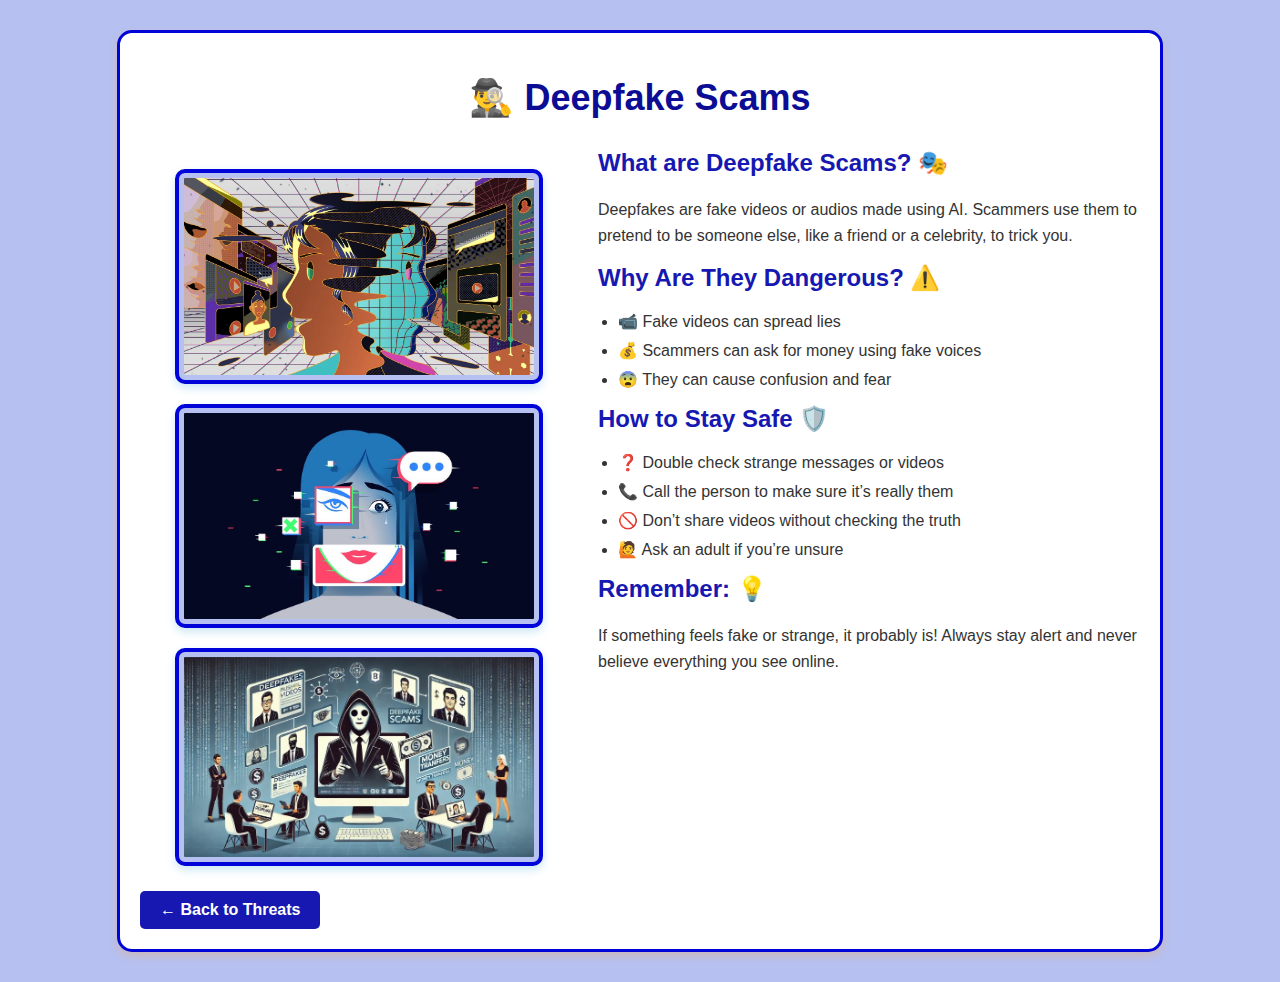
<file: lenovo_webpage/threat4.html>
<!DOCTYPE html>
<html lang="en">
<head>
  <meta charset="UTF-8" />
  <meta name="viewport" content="width=device-width, initial-scale=1.0"/>
  <title>Deepfake Scams - Threat Info</title>
  <link rel="icon" href="logol.png" type="image/x-icon">
  <link rel="stylesheet" href="deepfake.css" />
</head>
<body>
  <div class="container">
    <h1>🕵️‍♂️ Deepfake Scams</h1>
    <div class="content">
      <div class="image-section">
        <img src="deepfake.png" alt="Fake Video" />
        <img src="deepfake1.jpg" alt="Manipulated Face" />
        <img src="deefake2.png" alt="Scam Alert" />
      </div>
      <div class="text-section">
        <h2>What are Deepfake Scams? 🎭</h2>
        <p>
          Deepfakes are fake videos or audios made using AI. Scammers use them to pretend to be someone else, like a friend or a celebrity, to trick you.
        </p>

        <h2>Why Are They Dangerous? ⚠️</h2>
        <ul>
          <li>📹 Fake videos can spread lies</li>
          <li>💰 Scammers can ask for money using fake voices</li>
          <li>😨 They can cause confusion and fear</li>
        </ul>

        <h2>How to Stay Safe 🛡️</h2>
        <ul>
          <li>❓ Double check strange messages or videos</li>
          <li>📞 Call the person to make sure it’s really them</li>
          <li>🚫 Don’t share videos without checking the truth</li>
          <li>🙋 Ask an adult if you’re unsure</li>
        </ul>

        <h2>Remember: 💡</h2>
        <p>
          If something feels fake or strange, it probably is! Always stay alert and never believe everything you see online.
        </p>
      </div>
    </div>
    <a class="back-button" href="index.html">← Back to Threats</a>
  </div>
</body>
</html>
</file>
<file: lenovo_web-main/quiz.css>
body {
  background-color: #e0f7fa; /* soft teal */
  font-family: 'Poppins', sans-serif;
  display: flex;
  justify-content: center;
  align-items: center;
  height: 100vh;
  margin: 0;
}

.quiz-container {
  background: #ffffff;
  padding: 30px 40px;
  border-radius: 15px;
  border: 2px solid #00838f; /* teal border */
  box-shadow: 0 10px 25px rgba(0, 0, 0, 0.1);
  width: 90%;
  max-width: 450px;
  text-align: center;
  transition: transform 0.3s;
}

.quiz-container:hover {
  transform: scale(1.01);
}

h1 {
  color: #006064;
  margin-bottom: 25px;
  font-size: 28px;
}

#question {
  font-size: 18px;
  margin-bottom: 20px;
  color: #333;
}

#options {
  display: flex;
  flex-direction: column;
  gap: 12px;
}

button {
  padding: 12px 18px;
  border: none;
  border-radius: 8px;
  background: #00838f;
  color: white;
  font-size: 16px;
  transition: background 0.2s, transform 0.1s;
  cursor: pointer;
}

button:hover {
  background: #00acc1;
  transform: scale(1.03);
}

button:active {
  transform: scale(0.98);
}

@media (max-width: 500px) {
  .quiz-container {
    padding: 25px;
  }

  h1 {
    font-size: 24px;
  }
}
#next-btn {
  margin-top: 20px;
  padding-top: 10% ;
  padding: 12px 18px;
  border: none;
  border-radius: 8px;
  background: #006064;
  color: white;
  font-size: 16px;
  cursor: pointer;
  transition: background 0.3s, transform 0.1s;
}

#next:hover {
  background: #00acc1;
  transform: scale(1.03);
}

#next:active {
  transform: scale(0.98);
}
</file>
<file: lenovo_web-main/threat1.css>
body {
  font-family: 'Segoe UI', sans-serif;
  background-color: #f3faff;
  margin: 0;
  padding: 0;
}

.container {
  max-width: 1000px;
  margin: 30px auto;
  padding: 20px;
  background-color: #ffffff;
  border: 3px solid #0088cc;
  border-radius: 15px;
  box-shadow: 0 4px 8px rgba(0, 136, 204, 0.2);
}

h1 {
  text-align: center;
  color: #005577;
  font-size: 36px;
  margin-bottom: 20px;
}

.content {
  display: flex;
  flex-wrap: wrap;
  gap: 20px;
}

.image-section {
  margin-top: 30px;
  display: flex;
  flex-direction: column;
  align-items: center;
  gap: 20px;
}

.image-section img {
  width: 80%;
  max-width: 500px;
  border: 4px solid #77cfff;
  border-radius: 10px;
  padding: 5px;
  background-color: #e6f7ff;
  box-shadow: 0 4px 10px rgba(0, 136, 204, 0.2);
  transition: transform 0.3s ease;
}
.image-section img:hover {
  transform: scale(1.03);
}

.text-section {
  flex: 2 1 400px;
  color: #333;
}

.text-section h2 {
  color: #006699;
  margin-top: 10px;
}

.text-section ul {
  padding-left: 20px;
}

.text-section ul li {
  margin-bottom: 10px;
}

.text-section p {
  line-height: 1.6;
  font-size: 16px;
}

.back-button {
  display: inline-block;
  margin-top: 25px;
  padding: 10px 20px;
  background-color: #0077b6;
  color: white;
  border-radius: 5px;
  text-decoration: none;
  font-weight: bold;
}

.back-button:hover {
  background-color: #005f8e;
}
</file>
<file: lenovo_web-main/malware.css>
body {
  font-family: 'Segoe UI', sans-serif;
  background-color: #fffdf5;
  margin: 0;
  padding: 0;
}

.container {
  max-width: 1000px;
  margin: 30px auto;
  padding: 20px;
  background-color: #ffffff;
  border: 3px solid #ff9f43;
  border-radius: 15px;
  box-shadow: 0 4px 8px rgba(255, 159, 67, 0.3);
}

h1 {
  text-align: center;
  color: #cc5500;
  font-size: 36px;
  margin-bottom: 20px;
}

.content {
  display: flex;
  flex-wrap: wrap;
  gap: 20px;
}

.image-section {
  margin-top: 30px;
  display: flex;
  flex-direction: column;
  align-items: center;
  gap: 20px;
}

.image-section img {
  width: 80%;
  max-width: 500px;
  border: 4px #ff9f43;
  border-radius: 10px;
  padding: 5px;
  background-color: #ff9f43;
  box-shadow: 0 4px 10px rgba(0, 136, 204, 0.2);
  transition: transform 0.3s ease;
}
.image-section img:hover {
  transform: scale(1.03);
}

.text-section {
  flex: 2 1 400px;
  color: #333;
}

.text-section h2 {
  color: #cc5500;
  margin-top: 10px;
}

.text-section ul {
  padding-left: 20px;
}

.text-section ul li {
  margin-bottom: 10px;
}

.text-section p {
  line-height: 1.6;
  font-size: 16px;
}

.back-button {
  display: inline-block;
  margin-top: 25px;
  padding: 10px 20px;
  background-color: #ff6f00;
  color: white;
  border-radius: 5px;
  text-decoration: none;
  font-weight: bold;
}

.back-button:hover {
  background-color: #e65100;
}
</file>
<file: lenovo_web-main/phishing.css>
body {
  font-family: 'Segoe UI', sans-serif;
  background-color: #fffdf5;
  margin: 0;
  padding: 0;
}

.container {
  max-width: 1000px;
  margin: 30px auto;
  padding: 20px;
  background-color: #ffffff;
  border: 3px solid #ff4343;
  border-radius: 15px;
  box-shadow: 0 4px 8px rgba(255, 159, 67, 0.3);
}

h1 {
  text-align: center;
  color: #ff4343;
  font-size: 36px;
  margin-bottom: 20px;
}

.content {
  display: flex;
  flex-wrap: wrap;
  gap: 20px;
}

.image-section {
  margin-top: 30px;
  display: flex;
  flex-direction: column;
  align-items: center;
  gap: 20px;
}

.image-section img {
  width: 80%;
  max-width: 420px;
  border: 4px solid #ff4343;
  border-radius: 10px;
  padding: 5px;
  background-color: #e68a8a;
  box-shadow: 0 4px 10px rgba(0, 136, 204, 0.2);
  transition: transform 0.3s ease;
}
.image-section img:hover {
  transform: scale(1.03);
}
.text-section {
  flex: 2 1 400px;
  color: #333;
}

.text-section h2 {
  color: #bb0909;
  margin-top: 10px;
}

.text-section ul {
  padding-left: 20px;
}

.text-section ul li {
  margin-bottom: 10px;
}

.text-section p {
  line-height: 1.6;
  font-size: 16px;
}

.back-button {
  display: inline-block;
  margin-top: 25px;
  padding: 10px 20px;
  background-color: #ff4343;
  color: white;
  border-radius: 5px;
  text-decoration: none;
  font-weight: bold;
}

.back-button:hover {
  background-color: #861414;
}
</file>
<file: lenovo_web-main/deepfake.css>
body {
  font-family: 'Segoe UI', sans-serif;
  background-color: #b6c1f1;
  margin: 0;
  padding: 0;
}

.container {
  max-width: 1000px;
  margin: 30px auto;
  padding: 20px;
  background-color: #ffffff;
  border: 3px solid #0004d8;
  border-radius: 15px;
  box-shadow: 0 4px 8px rgba(255, 159, 67, 0.3);
}

h1 {
  text-align: center;
  color: #0b0d94;
  font-size: 36px;
  margin-bottom: 20px;
}

.content {
  display: flex;
  flex-wrap: wrap;
  gap: 20px;
}

.image-section {
  margin-top: 30px;
  display: flex;
  flex-direction: column;
  align-items: center;
  gap: 20px;
}

.image-section img {
  width: 80%;
  max-width: 420px;
  border: 4px solid #0004d8;
  border-radius: 10px;
  padding: 5px;
  background-color: #b6c1f1;
  box-shadow: 0 4px 10px rgba(0, 136, 204, 0.2);
  transition: transform 0.3s ease;
}
.image-section img:hover {
  transform: scale(1.03);
}

.text-section {
  flex: 2 1 400px;
  color: #333;
}

.text-section h2 {
  color: #1618b1;
  margin-top: 10px;
}

.text-section ul {
  padding-left: 20px;
}

.text-section ul li {
  margin-bottom: 10px;
}

.text-section p {
  line-height: 1.6;
  font-size: 16px;
}

.back-button {
  display: inline-block;
  margin-top: 25px;
  padding: 10px 20px;
  background-color: #1618b1;
  color: white;
  border-radius: 5px;
  text-decoration: none;
  font-weight: bold;
}

.back-button:hover {
  background-color: #861414;
}
</file>
<file: lenovo_webpage/quiz.css>
body {
  background-color: #e0f7fa; /* soft teal */
  font-family: 'Poppins', sans-serif;
  display: flex;
  justify-content: center;
  align-items: center;
  height: 100vh;
  margin: 0;
}

.quiz-container {
  background: #ffffff;
  padding: 30px 40px;
  border-radius: 15px;
  border: 2px solid #00838f; /* teal border */
  box-shadow: 0 10px 25px rgba(0, 0, 0, 0.1);
  width: 90%;
  max-width: 450px;
  text-align: center;
  transition: transform 0.3s;
}

.quiz-container:hover {
  transform: scale(1.01);
}

h1 {
  color: #006064;
  margin-bottom: 25px;
  font-size: 28px;
}

#question {
  font-size: 18px;
  margin-bottom: 20px;
  color: #333;
}

#options {
  display: flex;
  flex-direction: column;
  gap: 12px;
}

button {
  padding: 12px 18px;
  border: none;
  border-radius: 8px;
  background: #00838f;
  color: white;
  font-size: 16px;
  transition: background 0.2s, transform 0.1s;
  cursor: pointer;
}

button:hover {
  background: #00acc1;
  transform: scale(1.03);
}

button:active {
  transform: scale(0.98);
}

@media (max-width: 500px) {
  .quiz-container {
    padding: 25px;
  }

  h1 {
    font-size: 24px;
  }
}
#next-btn {
  margin-top: 20px;
  padding-top: 10% ;
  padding: 12px 18px;
  border: none;
  border-radius: 8px;
  background: #006064;
  color: white;
  font-size: 16px;
  cursor: pointer;
  transition: background 0.3s, transform 0.1s;
}

#next:hover {
  background: #00acc1;
  transform: scale(1.03);
}

#next:active {
  transform: scale(0.98);
}
.back-button {
  display: inline-block;
  margin-top: 25px;
  padding: 10px 20px;
  background-color: #006064;
  color: white;
  border-radius: 5px;
  text-decoration: none;
  font-weight: bold;
  transition: background 0.3s, transform 0.1s;
}

.back-button:hover {
  background-color: #00acc1;
  transform: scale(1.03);
}
</file>
<file: lenovo_webpage/threat1.css>
body {
  font-family: 'Segoe UI', sans-serif;
  background-color: #f3faff;
  margin: 0;
  padding: 0;
}

.container {
  max-width: 1000px;
  margin: 30px auto;
  padding: 20px;
  background-color: #ffffff;
  border: 3px solid #0088cc;
  border-radius: 15px;
  box-shadow: 0 4px 8px rgba(0, 136, 204, 0.2);
}

h1 {
  text-align: center;
  color: #005577;
  font-size: 36px;
  margin-bottom: 20px;
}

.content {
  display: flex;
  flex-wrap: wrap;
  gap: 20px;
}

.image-section {
  margin-top: 30px;
  display: flex;
  flex-direction: column;
  align-items: center;
  gap: 20px;
}

.image-section img {
  width: 80%;
  max-width: 500px;
  border: 4px solid #77cfff;
  border-radius: 10px;
  padding: 5px;
  background-color: #e6f7ff;
  box-shadow: 0 4px 10px rgba(0, 136, 204, 0.2);
  transition: transform 0.3s ease;
}
.image-section img:hover {
  transform: scale(1.03);
}

.text-section {
  flex: 2 1 400px;
  color: #333;
}

.text-section h2 {
  color: #006699;
  margin-top: 10px;
}

.text-section ul {
  padding-left: 20px;
}

.text-section ul li {
  margin-bottom: 10px;
}

.text-section p {
  line-height: 1.6;
  font-size: 16px;
}

.back-button {
  display: inline-block;
  margin-top: 25px;
  padding: 10px 20px;
  background-color: #0077b6;
  color: white;
  border-radius: 5px;
  text-decoration: none;
  font-weight: bold;
}

.back-button:hover {
  background-color: #005f8e;
}
</file>
<file: lenovo_webpage/malware.css>
body {
  font-family: 'Segoe UI', sans-serif;
  background-color: #fffdf5;
  margin: 0;
  padding: 0;
}

.container {
  max-width: 1000px;
  margin: 30px auto;
  padding: 20px;
  background-color: #ffffff;
  border: 3px solid #ff9f43;
  border-radius: 15px;
  box-shadow: 0 4px 8px rgba(255, 159, 67, 0.3);
}

h1 {
  text-align: center;
  color: #cc5500;
  font-size: 36px;
  margin-bottom: 20px;
}

.content {
  display: flex;
  flex-wrap: wrap;
  gap: 20px;
}

.image-section {
  margin-top: 30px;
  display: flex;
  flex-direction: column;
  align-items: center;
  gap: 20px;
}

.image-section img {
  width: 80%;
  max-width: 500px;
  border: 4px #ff9f43;
  border-radius: 10px;
  padding: 5px;
  background-color: #ff9f43;
  box-shadow: 0 4px 10px rgba(0, 136, 204, 0.2);
  transition: transform 0.3s ease;
}
.image-section img:hover {
  transform: scale(1.03);
}

.text-section {
  flex: 2 1 400px;
  color: #333;
}

.text-section h2 {
  color: #cc5500;
  margin-top: 10px;
}

.text-section ul {
  padding-left: 20px;
}

.text-section ul li {
  margin-bottom: 10px;
}

.text-section p {
  line-height: 1.6;
  font-size: 16px;
}

.back-button {
  display: inline-block;
  margin-top: 25px;
  padding: 10px 20px;
  background-color: #ff6f00;
  color: white;
  border-radius: 5px;
  text-decoration: none;
  font-weight: bold;
}

.back-button:hover {
  background-color: #e65100;
}
</file>
<file: lenovo_webpage/phishing.css>
body {
  font-family: 'Segoe UI', sans-serif;
  background-color: #fffdf5;
  margin: 0;
  padding: 0;
}

.container {
  max-width: 1000px;
  margin: 30px auto;
  padding: 20px;
  background-color: #ffffff;
  border: 3px solid #ff4343;
  border-radius: 15px;
  box-shadow: 0 4px 8px rgba(255, 159, 67, 0.3);
}

h1 {
  text-align: center;
  color: #ff4343;
  font-size: 36px;
  margin-bottom: 20px;
}

.content {
  display: flex;
  flex-wrap: wrap;
  gap: 20px;
}

.image-section {
  margin-top: 30px;
  display: flex;
  flex-direction: column;
  align-items: center;
  gap: 20px;
}

.image-section img {
  width: 80%;
  max-width: 420px;
  border: 4px solid #ff4343;
  border-radius: 10px;
  padding: 5px;
  background-color: #e68a8a;
  box-shadow: 0 4px 10px rgba(0, 136, 204, 0.2);
  transition: transform 0.3s ease;
}
.image-section img:hover {
  transform: scale(1.03);
}
.text-section {
  flex: 2 1 400px;
  color: #333;
}

.text-section h2 {
  color: #bb0909;
  margin-top: 10px;
}

.text-section ul {
  padding-left: 20px;
}

.text-section ul li {
  margin-bottom: 10px;
}

.text-section p {
  line-height: 1.6;
  font-size: 16px;
}

.back-button {
  display: inline-block;
  margin-top: 25px;
  padding: 10px 20px;
  background-color: #ff4343;
  color: white;
  border-radius: 5px;
  text-decoration: none;
  font-weight: bold;
}

.back-button:hover {
  background-color: #861414;
}
</file>
<file: lenovo_webpage/deepfake.css>
body {
  font-family: 'Segoe UI', sans-serif;
  background-color: #b6c1f1;
  margin: 0;
  padding: 0;
}

.container {
  max-width: 1000px;
  margin: 30px auto;
  padding: 20px;
  background-color: #ffffff;
  border: 3px solid #0004d8;
  border-radius: 15px;
  box-shadow: 0 4px 8px rgba(255, 159, 67, 0.3);
}

h1 {
  text-align: center;
  color: #0b0d94;
  font-size: 36px;
  margin-bottom: 20px;
}

.content {
  display: flex;
  flex-wrap: wrap;
  gap: 20px;
}

.image-section {
  margin-top: 30px;
  display: flex;
  flex-direction: column;
  align-items: center;
  gap: 20px;
}

.image-section img {
  width: 80%;
  max-width: 420px;
  border: 4px solid #0004d8;
  border-radius: 10px;
  padding: 5px;
  background-color: #b6c1f1;
  box-shadow: 0 4px 10px rgba(0, 136, 204, 0.2);
  transition: transform 0.3s ease;
}
.image-section img:hover {
  transform: scale(1.03);
}

.text-section {
  flex: 2 1 400px;
  color: #333;
}

.text-section h2 {
  color: #1618b1;
  margin-top: 10px;
}

.text-section ul {
  padding-left: 20px;
}

.text-section ul li {
  margin-bottom: 10px;
}

.text-section p {
  line-height: 1.6;
  font-size: 16px;
}

.back-button {
  display: inline-block;
  margin-top: 25px;
  padding: 10px 20px;
  background-color: #1618b1;
  color: white;
  border-radius: 5px;
  text-decoration: none;
  font-weight: bold;
}

.back-button:hover {
  background-color: #861414;
}
</file>
<file: lenovo_webpage/lenovo.css>
/* Global Reset */
* {
  margin: 0;
  padding: 0;
  box-sizing: border-box;
}

html, body {
  width: 100%;
  height: 100%;
  font-family: 'Segoe UI', Tahoma, Geneva, Verdana, sans-serif;
  background-color: #ede6d6;
  overflow-x: hidden;
}

/* Navigation Bar */
.navbar {
  background-color: #1f2937;
  padding: 12px 40px;
  box-shadow: 0 4px 6px rgba(0, 0, 0, 0.1);
  position: sticky;
  top: 0;
  z-index: 1000;
}

.navbar-container {
  display: flex;
  align-items: center;
  justify-content: space-between;
  max-width: 1300px;
  margin: auto;
  flex-wrap: wrap;
}

.logo img {
  height: 60px;
}

.nav-links {
  list-style: none;
  display: flex;
  gap: 30px;
  align-items: center;
  position: relative;
}

.nav-links li {
  position: relative;
}


.nav-links li a {
  text-decoration: none;
  color: #f9fafb;
  font-weight: 500;
  font-size: 18px;
  padding: 8px 16px;
  border-radius: 8px;
  transition: background 0.3s ease, color 0.3s ease;
}

.nav-links li a:hover {
  background-color: #3b82f6;
  color: white;
}
.dropdown-content {
  display: none;
  position: absolute;
  top: 100%;
  left: 0;
  background-color: #1f2937;
  min-width: 150px;
  box-shadow: 0 8px 16px rgba(0,0,0,0.2);
  z-index: 1000;
  padding: 0;
}

.dropdown-content li {
  width: 100%;
}

.dropdown-content li a {
  display: block;
  padding: 10px 20px;
  color: white;
  text-decoration: none;
  transition: background 0.3s ease;
}

.dropdown-content li a:hover {
  background-color: #374151;
}

.dropdown:hover .dropdown-content {
  display: block;
}

.dropbtn {
  cursor: pointer;
}

/* Title Section */
.title {
  background-color: #e0f2fe;
  color: #1e3a8a;
  text-align: center;
  padding: 40px 20px;
  border-bottom: 2px solid #bfdbfe;
}

.title h2 {
  font-size: 48px;
  font-weight: bold;
  margin-bottom: 10px;
}

.title p {
  font-size: 20px;
  font-style: italic;
  color: #334155;
}

/* Hero Section */
.hero-section {
  padding: 40px 20px;
}

/* Slide Container */
.slide-container {
  position: relative;
  max-width: 1350px;
  width: 1300px;
  height: 700px;
  margin: 30px auto 0;
  border: 5px solid #444;
  box-shadow: 0 0 12px rgba(0, 0, 0, 0.3);
  border-radius: 12px;
  overflow: hidden;
  background-color: #ffffff;
}

.slides {
  width: 100%;
  height: 100%;
  position: relative;
}

.slides img {
  width: 100%;
  height: 100%;
  object-fit: cover;
  position: absolute;
  opacity: 0;
  transition: opacity 0.5s ease-in-out;
  border-radius: 10px;
}

.slides img.active {
  opacity: 1;
  z-index: 1;
}

/* Arrows */
.buttons span {
  position: absolute;
  top: 50%;
  transform: translateY(-50%);
  padding: 14px;
  font-size: 28px;
  font-weight: bold;
  cursor: pointer;
  user-select: none;
  color: #fff;
  background-color: rgba(0, 0, 0, 0.5);
  border-radius: 50%;
  z-index: 2;
  transition: background-color 0.3s ease;
}

span.prev {
  left: 20px;
}

span.next {
  right: 20px;
}

span.prev:hover,
span.next:hover {
  background-color: rgba(255, 255, 255, 0.8);
  color: #000;
}

/* Dots */
.dotsContainer {
  position: absolute;
  bottom: 15px;
  left: 50%;
  transform: translateX(-50%);
  z-index: 3;
}

.dot {
  width: 14px;
  height: 14px;
  margin: 0 6px;
  border: 2px solid #bbb;
  border-radius: 50%;
  display: inline-block;
  background-color: transparent;
  transition: background-color 0.3s ease, transform 0.2s ease;
  cursor: pointer;
}

.dot.active {
  background-color: #333;
  transform: scale(1.2);
}

/* Responsive Design */
@media (max-width: 1100px) {
  .slide-container {
    height: 300px;
  }

  .slides img {
    height: 100%;
  }

  .navbar-container {
    flex-direction: column;
    align-items: flex-start;
  }

  .nav-links {
    margin-top: 10px;
    flex-wrap: wrap;
    gap: 15px;
  }

  .title h2 {
    font-size: 36px;
  }

  .title p {
    font-size: 18px;
  }
}

@media (max-width: 768px) {
  .slide-container {
    height: 250px;
  }

  .nav-links {
    gap: 10px;
    font-size: 16px;
  }

  .buttons span {
    padding: 10px;
    font-size: 24px;
  }
}
#threats {
  padding: 40px 20px;
  background-color:  #ede6d6;
  text-align:left;
}

#threats h2 {
  font-size: 36px;
  color: #1e3a8a;
  margin-bottom: 30px;
}

.card-container {
  display: flex;
  justify-content: space-around;
  grid-template-columns: repeat(2, 1fr);
  flex-wrap: wrap;
  max-width: 1300px;
  margin: 0 auto;
  gap: 20px;
}

.card {
  background: white;
  width: 600px;
  height: 400px;
  border-radius: 12px;
  padding: 20px;
  box-shadow: 0 6px 12px rgba(0,0,0,0.1);
  transition: transform 0.3s ease;
}

.card:hover {
  transform: translateY(-5px);
}

.card img {
  width: 100%;
  height: 160px;
  object-fit: cover;
  border-radius: 8px;
  margin-bottom: 15px;
}

.card h3 {
  margin: 10px 0;
  color: #1f2937;
  font-size: 20px;
}

.card p {
  color: #555;
  font-size: 16px;
}
.team-footer {
  background-color: #1e1e2f;
  padding: 40px 20px;
  color: white;
  font-family: Arial, sans-serif;
}

.team-container {
  display: flex;
  justify-content: space-around;
  flex-wrap: wrap;
  gap: 20px;
  max-width: 1200px;
  margin: auto;
}

.team-member {
  background-color: #2e2e3f;
  border-radius: 10px;
  padding: 20px;
  flex: 1 1 250px;
  min-width: 250px;
  text-align: center;
  box-shadow: 0 0 10px rgba(0,0,0,0.3);
  transition: transform 0.3s ease;
}

.team-member:hover {
  transform: translateY(-5px);
  background-color: #3e3e5e;
}

.team-member h3 {
  margin-bottom: 10px;
  color: #ffd700;
}

.team-member p {
  margin: 5px 0;
  font-size: 14px;
}
.footer-bottom{
  padding-top: 20px;
  font-size: large;
}
#about {
  background-color:  #ede6d6;
  padding: 60px 20px;
  text-align: center;
}

.about-container {
  max-width: 1000px;
  margin: 0 auto;
}

#about h2 {
  font-size: 2.5rem;
  margin-bottom: 20px;
  color: #333;
}

#about p {
  font-size: 1.1rem;
  color: #555;
  margin-bottom: 40px;
  line-height: 1.6;
}

.about-grid {
  display: flex;
  flex-wrap: wrap;
  justify-content: center;
  gap: 30px;
}

.about-card {
  background: #ffffff;
  border-radius: 12px;
  padding: 25px;
  box-shadow: 0 4px 12px rgba(0,0,0,0.1);
  flex: 1 1 250px;
  max-width: 300px;
  transition: transform 0.3s ease;
}

.about-card:hover {
  transform: translateY(-8px);
}

.about-card h3 {
  margin-bottom: 15px;
  color: #1e90ff;
}

.about-card p {
  font-size: 0.95rem;
  color: #444;
}
.card-container {
  display: flex;
  flex-wrap: wrap;
  justify-content: center;
  gap: 20px;
  margin: 30px 0;
}

.card {
  background-color: #fff;
  border-radius: 12px;
  box-shadow: 0 4px 8px rgba(0,0,0,0.1);
  width: 300px;
  padding: 20px;
  text-align: center;
  transition: transform 0.3s ease;
  text-decoration: none;
  color: #333;
}

.card img {
  width: 100%;
  height: 200px;
  margin-bottom: 15px;
}

.card:hover {
  transform: translateY(-5px);
}

.card h3 {
  font-size: 1.2rem;
  margin-bottom: 10px;
}

.card p {
  font-size: 0.95rem;
}


#Laws h2{
  font-size: 36px;
  color: #1e3a8a;
  margin-bottom: 30px;

}

.game-section {
  background-color: #f5f5f5;
  padding: 40px 20px;
  margin-top: 30px;
  border-radius: 10px;
  box-shadow: 0 0 10px rgba(0,0,0,0.1);
}

.game-content {
  display: flex;
  justify-content: space-between;
  align-items: center;
  flex-wrap: wrap;
}

.game-text {
  flex: 1 1 50%;
  padding: 10px;
}

.game-text h2 {
  font-size: 36px;
  color: #1e3a8a;
  margin-bottom: 30px;
}

.game-text p {
  font-size: 16px;
  line-height: 1.6;
  color: #333;
}

.game-image {
  flex: 1 1 40%;
  text-align: center;
}

.game-image img {
  width: 100%;
  max-width: 300px;
  height: auto;
  border-radius: 8px;
}

.play-now-button {
  text-align: right;
  margin-top: 20px;
}

.play-now-button .btn {
  background-color: #007bff;
  color: white;
  padding: 12px 25px;
  text-decoration: none;
  border-radius: 5px;
  font-weight: bold;
  transition: background 0.3s ease;
}

.play-now-button .btn:hover {
  background-color: #0056b3;
}

#games{
  background-color: #ede6d6;
}
</file>
